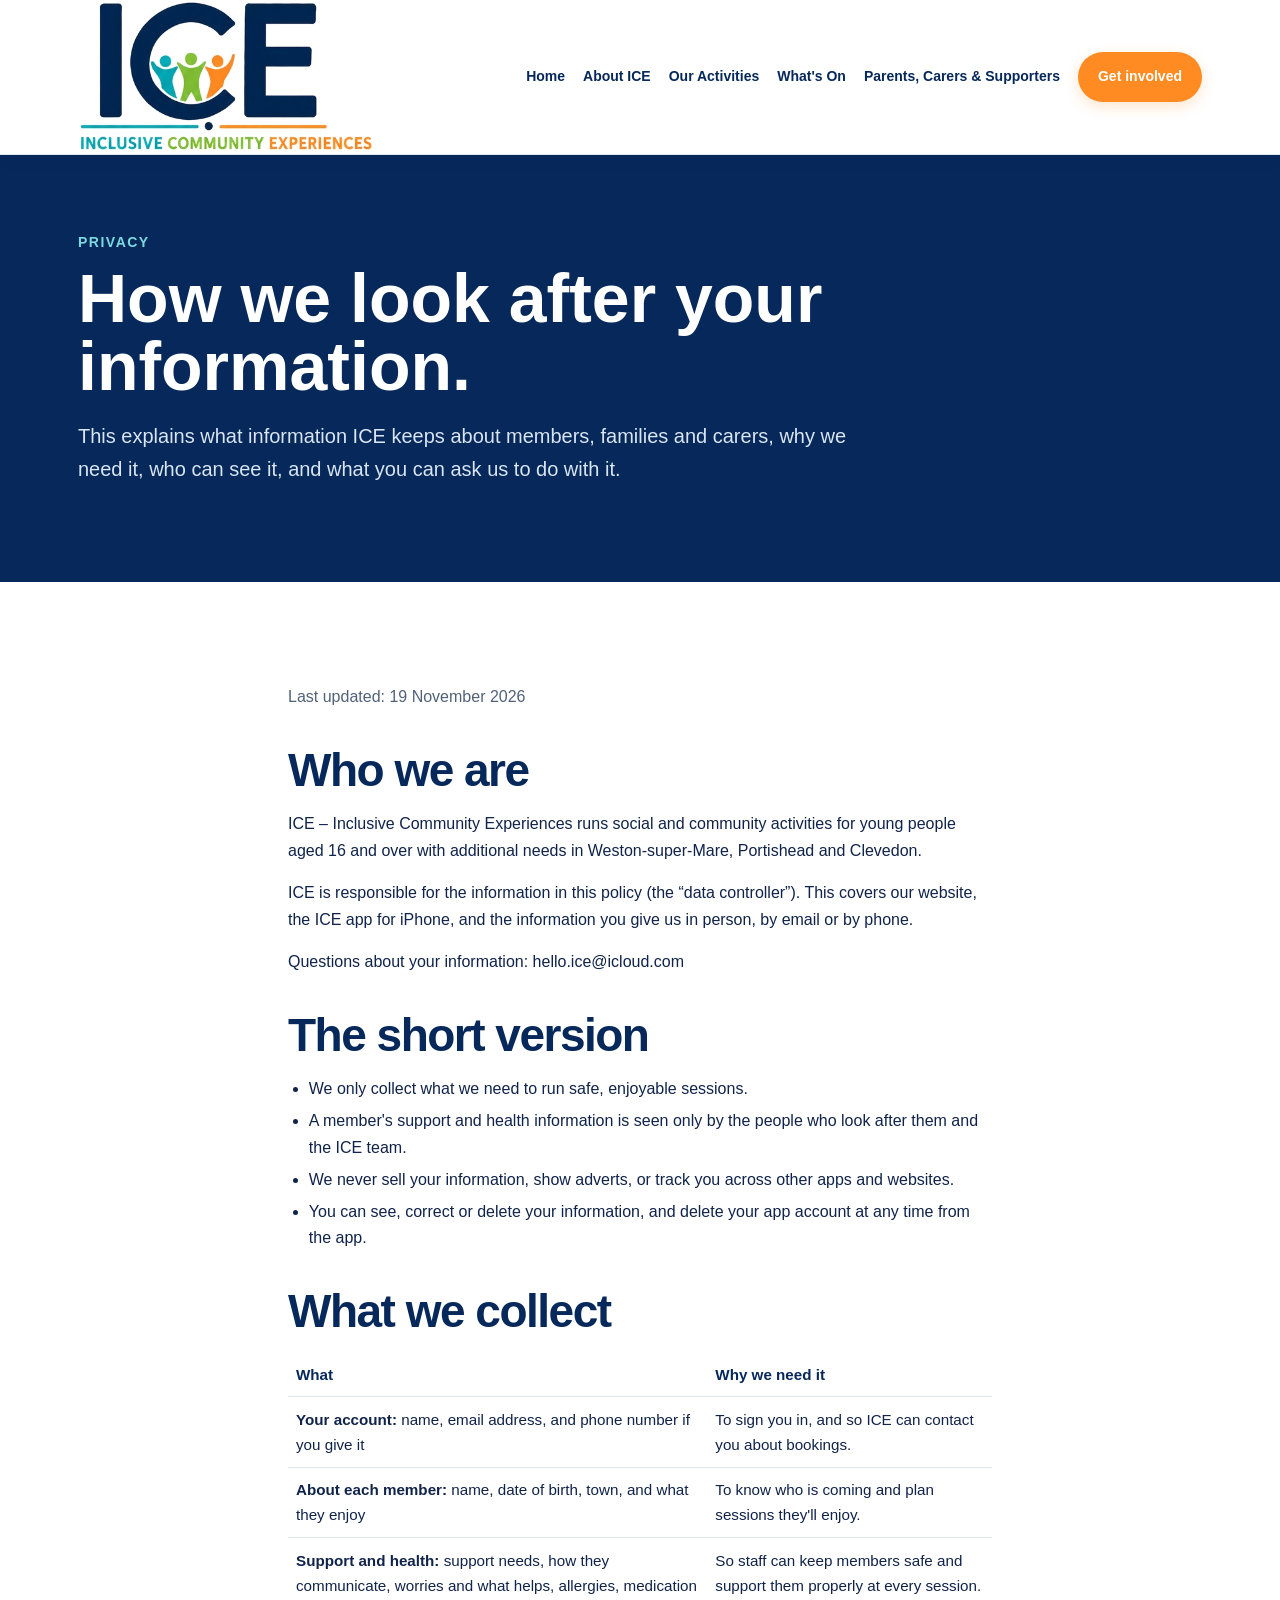
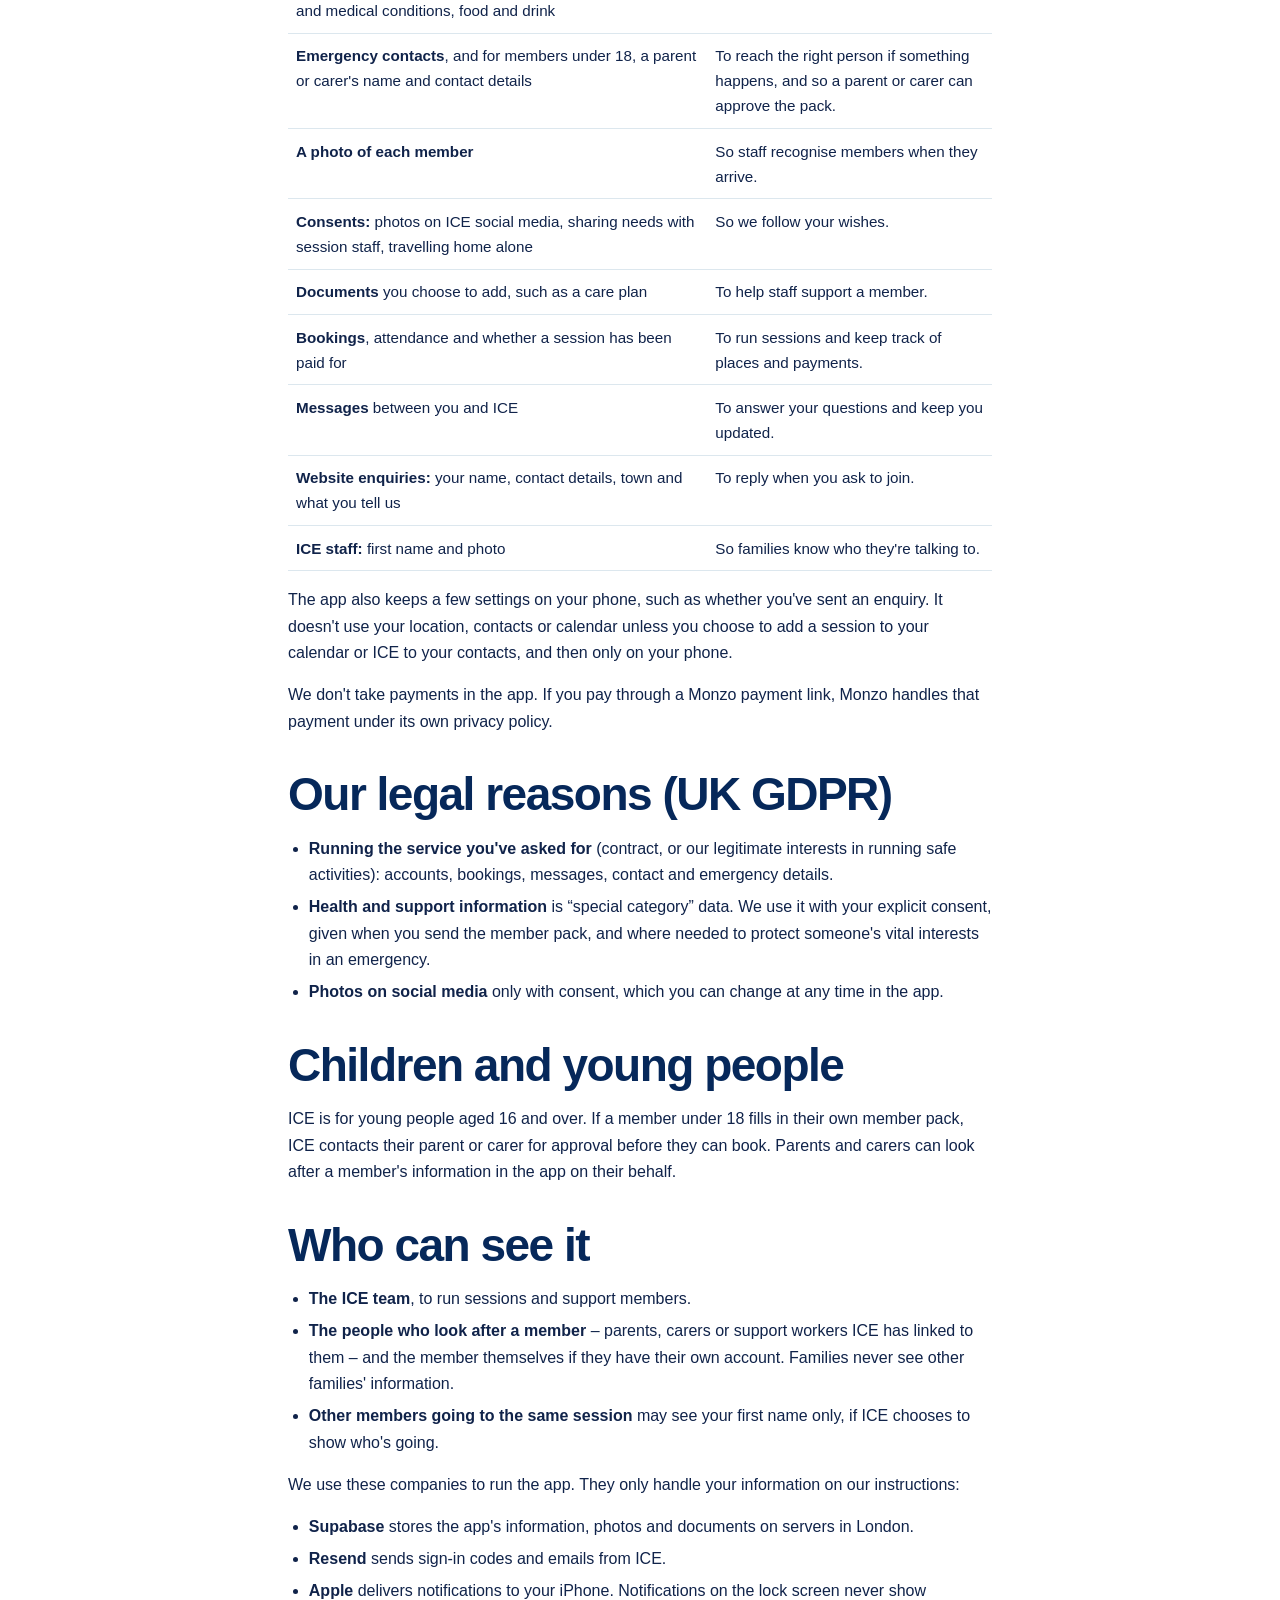
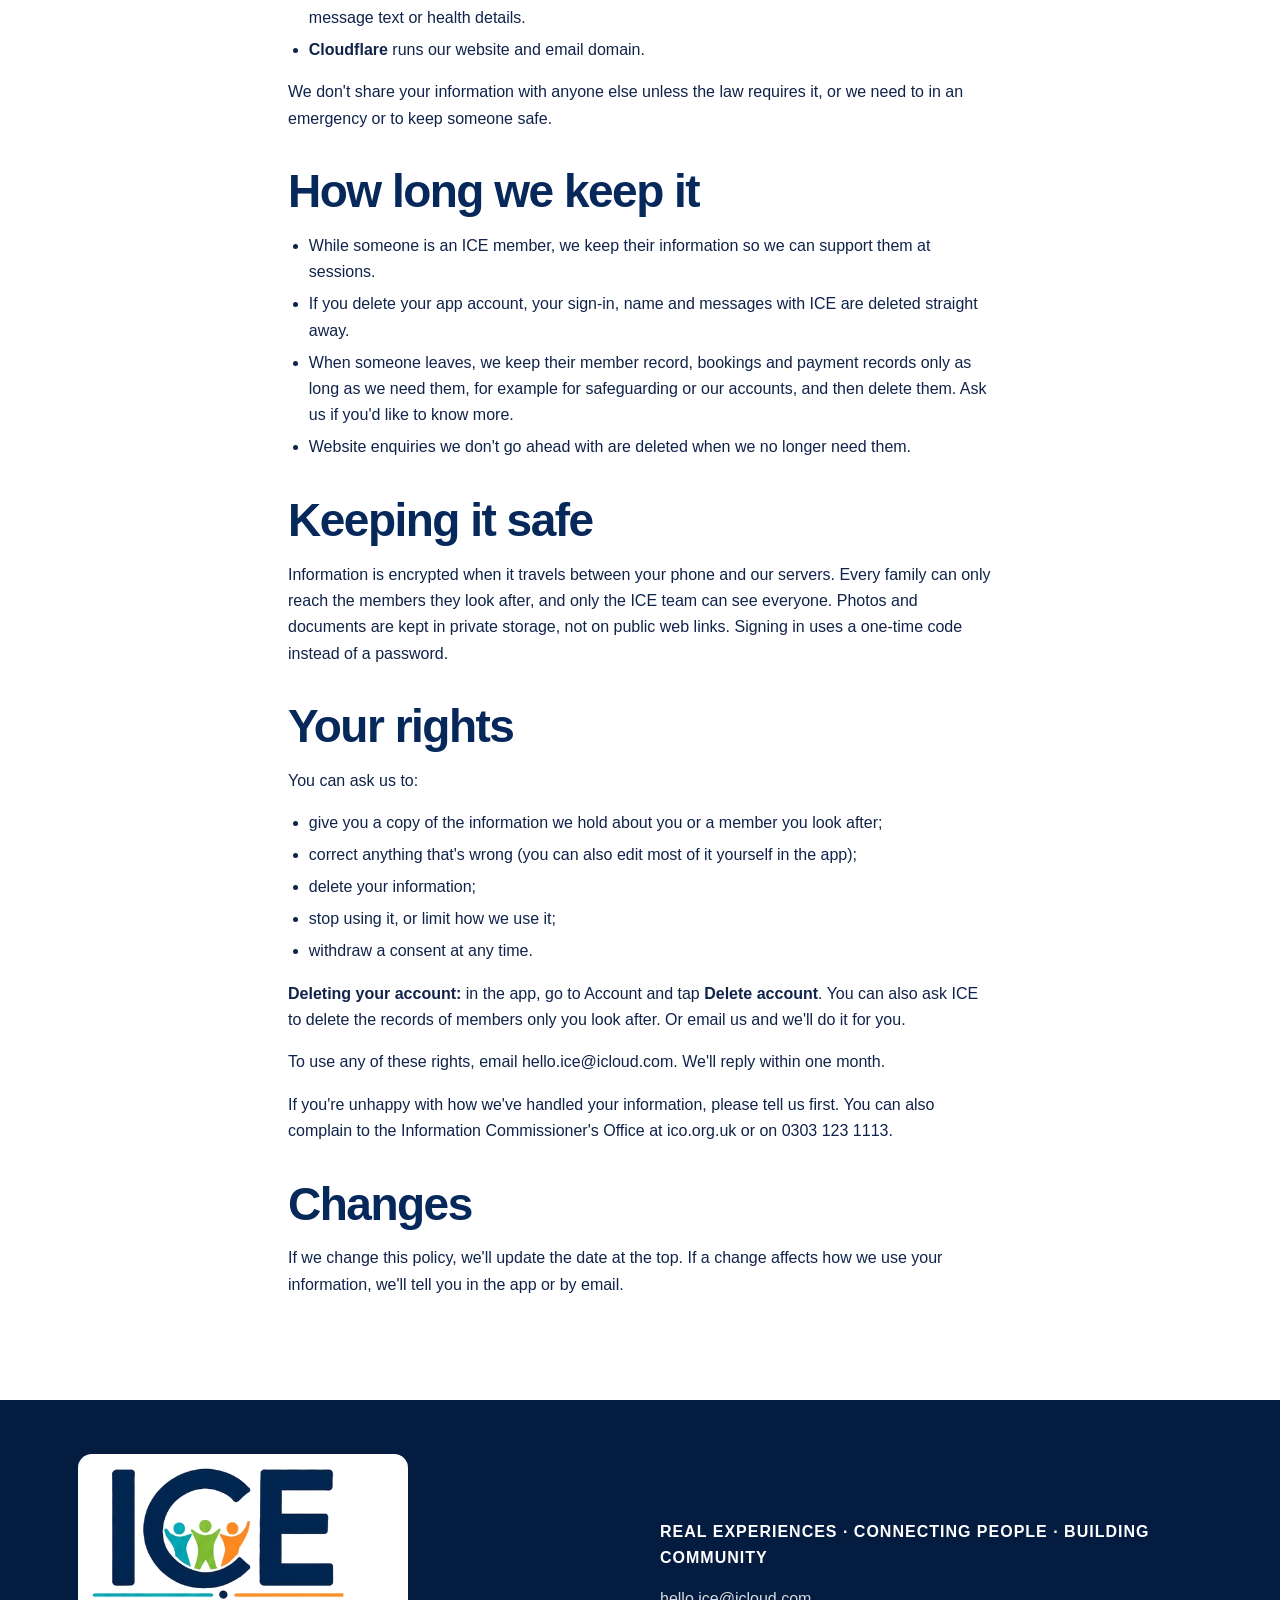
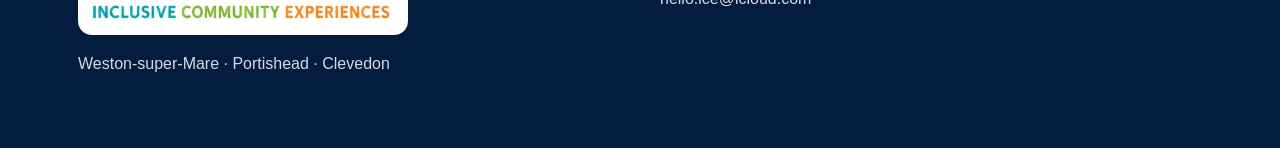
<file: privacy.html>
<!DOCTYPE html>
<html lang="en">
 <head>
  <meta charset="utf-8"/>
  <meta content="width=device-width,initial-scale=1" name="viewport"/>
  <title>Privacy policy | ICE &ndash; Inclusive Community Experiences</title>
  <meta content="How ICE and the ICE app look after your information." name="description"/>
  <link href="style.css" rel="stylesheet"/>
  <link href="ice-logo-clean-transparent.png" rel="icon" type="image/png"/>
  <meta content="#06285a" name="theme-color"/>
  <style>
   .policy { max-width: 760px; }
   .policy h2 { margin-top: 2.2rem; }
   .policy h3 { margin-top: 1.4rem; }
   .policy ul { padding-left: 1.3rem; }
   .policy li { margin: .35rem 0; }
   .policy table { width: 100%; border-collapse: collapse; margin: 1rem 0; font-size: .95rem; }
   .policy th, .policy td { text-align: left; vertical-align: top; padding: .6rem .5rem; border-bottom: 1px solid #dce7ee; }
   .policy th { color: #06285a; }
   .updated { color: #52617a; }
  </style>
 </head>
 <body>
  <a class="skip-link" href="#main-content">Skip to main content</a>
  <nav aria-label="Primary navigation" class="nav">
   <div class="wrap navin">
    <a aria-label="ICE home" class="brand-link" href="https://experienceice.co.uk/index.html">
     <img alt="ICE &ndash; Inclusive Community Experiences" class="site-logo" src="ice-logo-clean-transparent.png"/>
    </a>
    <div class="links">
     <a href="https://experienceice.co.uk/index.html">Home</a>
     <a href="https://experienceice.co.uk/about.html">About ICE</a>
     <a href="https://experienceice.co.uk/activities.html">Our Activities</a>
     <a href="https://experienceice.co.uk/whats-on.html">What's On</a>
     <a href="https://experienceice.co.uk/families.html">Parents, Carers &amp; Supporters</a>
     <a class="pill" href="https://experienceice.co.uk/get-involved.html">Get involved</a>
    </div>
    <div class="mobile">
     <details>
      <summary class="menu-button">Menu</summary>
      <nav aria-label="Mobile navigation" class="mobile-menu">
       <a href="https://experienceice.co.uk/index.html">Home</a>
       <a href="https://experienceice.co.uk/about.html">About ICE</a>
       <a href="https://experienceice.co.uk/activities.html">Our Activities</a>
       <a href="https://experienceice.co.uk/whats-on.html">What's On</a>
       <a href="https://experienceice.co.uk/families.html">Parents, Carers &amp; Supporters</a>
       <a class="pill" href="https://experienceice.co.uk/get-involved.html">Get involved</a>
      </nav>
     </details>
    </div>
   </div>
  </nav>

  <main id="main-content">
   <section class="pagehero">
    <div class="wrap">
     <div class="kicker" style="color:#7bd9df">Privacy</div>
     <h1>How we look after your information.</h1>
     <p>This explains what information ICE keeps about members, families and carers, why we need it, who can see it, and what you can ask us to do with it.</p>
    </div>
   </section>

   <section class="section">
    <div class="wrap policy">
     <p class="updated">Last updated: 19 November 2026</p>

     <h2>Who we are</h2>
     <p>ICE &ndash; Inclusive Community Experiences runs social and community activities for young people aged 16 and over with additional needs in Weston-super-Mare, Portishead and Clevedon.</p>
     <p>ICE is responsible for the information in this policy (the &ldquo;data controller&rdquo;). This covers our website, the ICE app for iPhone, and the information you give us in person, by email or by phone.</p>
     <p>Questions about your information: <a href="mailto:hello.ice@icloud.com">hello.ice@icloud.com</a></p>

     <h2>The short version</h2>
     <ul>
      <li>We only collect what we need to run safe, enjoyable sessions.</li>
      <li>A member's support and health information is seen only by the people who look after them and the ICE team.</li>
      <li>We never sell your information, show adverts, or track you across other apps and websites.</li>
      <li>You can see, correct or delete your information, and delete your app account at any time from the app.</li>
     </ul>

     <h2>What we collect</h2>
     <table>
      <tr><th>What</th><th>Why we need it</th></tr>
      <tr><td><strong>Your account:</strong> name, email address, and phone number if you give it</td><td>To sign you in, and so ICE can contact you about bookings.</td></tr>
      <tr><td><strong>About each member:</strong> name, date of birth, town, and what they enjoy</td><td>To know who is coming and plan sessions they'll enjoy.</td></tr>
      <tr><td><strong>Support and health:</strong> support needs, how they communicate, worries and what helps, allergies, medication and medical conditions, food and drink</td><td>So staff can keep members safe and support them properly at every session.</td></tr>
      <tr><td><strong>Emergency contacts</strong>, and for members under 18, a parent or carer's name and contact details</td><td>To reach the right person if something happens, and so a parent or carer can approve the pack.</td></tr>
      <tr><td><strong>A photo of each member</strong></td><td>So staff recognise members when they arrive.</td></tr>
      <tr><td><strong>Consents:</strong> photos on ICE social media, sharing needs with session staff, travelling home alone</td><td>So we follow your wishes.</td></tr>
      <tr><td><strong>Documents</strong> you choose to add, such as a care plan</td><td>To help staff support a member.</td></tr>
      <tr><td><strong>Bookings</strong>, attendance and whether a session has been paid for</td><td>To run sessions and keep track of places and payments.</td></tr>
      <tr><td><strong>Messages</strong> between you and ICE</td><td>To answer your questions and keep you updated.</td></tr>
      <tr><td><strong>Website enquiries:</strong> your name, contact details, town and what you tell us</td><td>To reply when you ask to join.</td></tr>
      <tr><td><strong>ICE staff:</strong> first name and photo</td><td>So families know who they're talking to.</td></tr>
     </table>
     <p>The app also keeps a few settings on your phone, such as whether you've sent an enquiry. It doesn't use your location, contacts or calendar unless you choose to add a session to your calendar or ICE to your contacts, and then only on your phone.</p>
     <p>We don't take payments in the app. If you pay through a Monzo payment link, Monzo handles that payment under its own privacy policy.</p>

     <h2>Our legal reasons (UK GDPR)</h2>
     <ul>
      <li><strong>Running the service you've asked for</strong> (contract, or our legitimate interests in running safe activities): accounts, bookings, messages, contact and emergency details.</li>
      <li><strong>Health and support information</strong> is &ldquo;special category&rdquo; data. We use it with your explicit consent, given when you send the member pack, and where needed to protect someone's vital interests in an emergency.</li>
      <li><strong>Photos on social media</strong> only with consent, which you can change at any time in the app.</li>
     </ul>

     <h2>Children and young people</h2>
     <p>ICE is for young people aged 16 and over. If a member under 18 fills in their own member pack, ICE contacts their parent or carer for approval before they can book. Parents and carers can look after a member's information in the app on their behalf.</p>

     <h2>Who can see it</h2>
     <ul>
      <li><strong>The ICE team</strong>, to run sessions and support members.</li>
      <li><strong>The people who look after a member</strong> &ndash; parents, carers or support workers ICE has linked to them &ndash; and the member themselves if they have their own account. Families never see other families' information.</li>
      <li><strong>Other members going to the same session</strong> may see your first name only, if ICE chooses to show who's going.</li>
     </ul>
     <p>We use these companies to run the app. They only handle your information on our instructions:</p>
     <ul>
      <li><strong>Supabase</strong> stores the app's information, photos and documents on servers in London.</li>
      <li><strong>Resend</strong> sends sign-in codes and emails from ICE.</li>
      <li><strong>Apple</strong> delivers notifications to your iPhone. Notifications on the lock screen never show message text or health details.</li>
      <li><strong>Cloudflare</strong> runs our website and email domain.</li>
     </ul>
     <p>We don't share your information with anyone else unless the law requires it, or we need to in an emergency or to keep someone safe.</p>

     <h2>How long we keep it</h2>
     <ul>
      <li>While someone is an ICE member, we keep their information so we can support them at sessions.</li>
      <li>If you delete your app account, your sign-in, name and messages with ICE are deleted straight away.</li>
      <li>When someone leaves, we keep their member record, bookings and payment records only as long as we need them, for example for safeguarding or our accounts, and then delete them. Ask us if you'd like to know more.</li>
      <li>Website enquiries we don't go ahead with are deleted when we no longer need them.</li>
     </ul>

     <h2>Keeping it safe</h2>
     <p>Information is encrypted when it travels between your phone and our servers. Every family can only reach the members they look after, and only the ICE team can see everyone. Photos and documents are kept in private storage, not on public web links. Signing in uses a one-time code instead of a password.</p>

     <h2>Your rights</h2>
     <p>You can ask us to:</p>
     <ul>
      <li>give you a copy of the information we hold about you or a member you look after;</li>
      <li>correct anything that's wrong (you can also edit most of it yourself in the app);</li>
      <li>delete your information;</li>
      <li>stop using it, or limit how we use it;</li>
      <li>withdraw a consent at any time.</li>
     </ul>
     <p><strong>Deleting your account:</strong> in the app, go to Account and tap <strong>Delete account</strong>. You can also ask ICE to delete the records of members only you look after. Or email us and we'll do it for you.</p>
     <p>To use any of these rights, email <a href="mailto:hello.ice@icloud.com">hello.ice@icloud.com</a>. We'll reply within one month.</p>
     <p>If you're unhappy with how we've handled your information, please tell us first. You can also complain to the Information Commissioner's Office at <a href="https://ico.org.uk/make-a-complaint/">ico.org.uk</a> or on 0303 123 1113.</p>

     <h2>Changes</h2>
     <p>If we change this policy, we'll update the date at the top. If a change affects how we use your information, we'll tell you in the app or by email.</p>
    </div>
   </section>
  </main>

  <footer class="footer">
   <div class="wrap footergrid">
    <div>
     <img alt="ICE &ndash; Inclusive Community Experiences" class="site-logo" src="ice-logo-clean-transparent.png"/>
     <p class="small">Weston-super-Mare &middot; Portishead &middot; Clevedon</p>
    </div>
    <div>
     <div class="tagline">REAL EXPERIENCES &middot; CONNECTING PEOPLE &middot; BUILDING COMMUNITY</div>
     <p class="small"><a href="mailto:hello.ice@icloud.com">hello.ice@icloud.com</a></p>
    </div>
   </div>
  </footer>
 </body>
</html>
</file>
<file: style.css>
:root{--navy:#06285a;--teal:#13b8c4;--green:#7ac943;--orange:#ff8b22;--light:#f5fafb;--ink:#10234a;--muted:#52617a;--white:#fff;--line:#dce7ee;--focus:#ff8b22}
*{box-sizing:border-box}
html{scroll-behavior:smooth}
body{margin:0;font-family:Arial,Helvetica,sans-serif;color:var(--ink);line-height:1.65;background:#fff}
body,button,input,select,textarea{font-size:16px}
a{text-decoration:none;color:inherit}
a:focus-visible,button:focus-visible,input:focus-visible,select:focus-visible,textarea:focus-visible,summary:focus-visible{outline:4px solid var(--focus);outline-offset:3px;border-radius:5px}
.wrap{max-width:1180px;margin:auto;padding:0 28px}
.skip-link{position:absolute;left:16px;top:-100px;z-index:100;background:var(--navy);color:#fff;padding:12px 18px;border-radius:0 0 10px 10px;font-weight:800}
.skip-link:focus{top:0}
.nav{position:sticky;top:0;z-index:20;background:rgba(255,255,255,.98);border-bottom:1px solid var(--line);box-shadow:0 3px 18px rgba(6,40,90,.05)}
.navin{min-height:118px;display:flex;align-items:center;justify-content:space-between;gap:28px}
.brand-link{display:block;flex:0 0 auto}
.site-logo{display:block;width:300px;height:auto;max-height:none;object-fit:contain}
.links{display:flex;align-items:center;justify-content:flex-end;gap:18px;font-weight:800;color:var(--navy);font-size:14px;white-space:nowrap}
.links a:not(.pill):hover{color:var(--teal)}
.links a[aria-current="page"]:not(.pill){color:var(--teal)}
.pill{background:var(--orange);color:#fff!important;padding:13px 20px;border-radius:999px;box-shadow:0 5px 14px rgba(255,139,34,.22)}
.pill:hover{background:#e87812}
.mobile{display:none;position:relative}
.menu-button{border:2px solid var(--navy);background:#fff;color:var(--navy);font-weight:800;padding:10px 15px;border-radius:12px;cursor:pointer}
.mobile-menu{position:absolute;right:28px;top:88px;width:min(330px,calc(100vw - 40px));background:#fff;border:1px solid var(--line);border-radius:16px;box-shadow:0 18px 45px rgba(6,40,90,.16);padding:10px}
.mobile-menu a{display:block;padding:13px 14px;border-radius:10px;font-weight:800;color:var(--navy)}
.mobile-menu a:hover{background:var(--light)}
.mobile-menu .pill{margin-top:6px;text-align:center;color:#fff!important}
.hero{background:linear-gradient(135deg,#fff 0%,#f4fbfc 55%,#e8f7f7 100%);padding:82px 0 74px}
.hero-grid{display:grid;grid-template-columns:1.02fr .98fr;gap:58px;align-items:center}
.eyebrow,.kicker{font-weight:800;text-transform:uppercase;letter-spacing:1.5px;color:var(--teal);font-size:14px}
.hero h1{font-size:clamp(46px,6vw,78px);line-height:.98;letter-spacing:-3px;color:var(--navy);margin:14px 0 24px}
.hero h1 span{color:var(--teal)}
.hero p{font-size:20px;color:var(--muted);max-width:650px}
.buttons{display:flex;flex-wrap:wrap;gap:13px;margin-top:28px}
.btn{display:inline-block;padding:15px 24px;border-radius:999px;font-weight:800;border:2px solid transparent}
.primary{background:var(--navy);color:#fff}.primary:hover{background:#0b3976}
.secondary{border-color:var(--navy);color:var(--navy);background:#fff}.secondary:hover{background:#eef7fa}
.hero-card{overflow:hidden;border-radius:30px;border:8px solid #fff;box-shadow:0 22px 55px rgba(6,40,90,.18)}
.hero-card img{display:block;width:100%;height:auto}
.section{padding:86px 0}.alt{background:var(--light)}.center{text-align:center}
.section h2{font-size:46px;line-height:1.08;letter-spacing:-1.5px;color:var(--navy);margin:10px 0 16px}
.lead{font-size:19px;color:var(--muted);max-width:800px;margin:0 auto}
.cards{display:grid;grid-template-columns:repeat(3,1fr);gap:24px;margin-top:44px}
.card{background:#fff;padding:32px;border-radius:24px;box-shadow:0 10px 30px rgba(6,40,90,.08);border-top:6px solid var(--teal)}
.card:nth-child(2){border-color:var(--green)}.card:nth-child(3){border-color:var(--orange)}
.icon{width:58px;height:58px;border-radius:50%;display:grid;place-items:center;color:#fff;font-size:25px;font-weight:900;background:var(--teal);margin-bottom:18px}
.card:nth-child(2) .icon{background:var(--green)}.card:nth-child(3) .icon{background:var(--orange)}
.card h3{font-size:24px;color:var(--navy);margin:0 0 8px}
.activities{display:grid;grid-template-columns:repeat(3,1fr);gap:20px;margin-top:40px}
.activity{min-height:330px;border-radius:24px;padding:26px;color:#fff;display:flex;align-items:stretch;background:linear-gradient(135deg,#1e9b3a,#48b43f);box-shadow:0 10px 28px rgba(6,40,90,.08)}
.activity-inner{width:100%;display:flex;flex-direction:column;align-items:flex-start}
.activity-icon{width:72px;height:72px;margin:0 auto 20px;align-self:center}
.activity-icon svg{display:block;width:100%;height:100%;fill:none;stroke:#fff;stroke-width:3;stroke-linecap:round;stroke-linejoin:round}
.activity-icon svg circle:first-child{fill:rgba(255,255,255,.18);stroke:none}
.activity h3{font-size:22px;line-height:1.2;margin:8px 0 14px}
.activity p{font-size:16px;line-height:1.45;margin:0;max-width:28ch}
.ice-experience-grid{grid-template-columns:repeat(4,1fr);gap:18px}
.activity.ice-active{background:linear-gradient(135deg,#2d9d38,#54bd45)}
.activity.ice-social{background:linear-gradient(135deg,#087fd0,#1da8df)}
.activity.ice-adventure{background:linear-gradient(135deg,#f27b18,#ff9c2f)}
.activity.ice-choice{background:linear-gradient(135deg,#6d159c,#9b36bb)}
.ice-label{font-size:30px;font-weight:800;letter-spacing:-.5px}
.split{display:grid;grid-template-columns:1fr 1fr;gap:58px;align-items:center}
.quote{font-size:30px;line-height:1.25;font-weight:800;color:var(--navy);border-left:7px solid var(--orange);padding-left:24px}
.ticks{display:grid;gap:15px;margin-top:26px}.tick{display:flex;gap:12px}.tick b{color:var(--teal);font-size:22px}
.banner{background:var(--navy);color:#fff;padding:62px 0}.banner-grid{display:flex;justify-content:space-between;align-items:center;gap:30px}.banner h2{color:#fff;margin:0;font-size:40px}.banner p{margin:7px 0 0;color:#d9e5f2}
.formbox{background:var(--navy);color:#fff;border-radius:30px;padding:42px}.formbox h2{color:#fff}.formgrid{display:grid;grid-template-columns:1fr 1fr;gap:18px;margin-top:24px}
.formgrid label{display:block;font-weight:800;margin:0 0 7px;color:#fff}.field{min-width:0}.formgrid input,.formgrid textarea,.formgrid select{width:100%;padding:14px 15px;border:2px solid transparent;border-radius:12px;font:inherit;color:var(--ink);background:#fff}.formgrid textarea{min-height:150px;resize:vertical}.full{grid-column:1/-1}.formgrid button{border:0;cursor:pointer;font:inherit}
.pagehero{background:var(--navy);color:#fff;padding:76px 0}.pagehero h1{font-size:clamp(44px,6vw,68px);line-height:1;margin:10px 0 16px}.pagehero p{font-size:20px;color:#d9e5f2;max-width:800px}
.footer{background:#041c40;color:#fff;padding:54px 0}.footergrid{display:grid;grid-template-columns:1fr 1fr;gap:40px;align-items:center}.footer .site-logo{width:330px;max-width:100%;background:#fff;border-radius:14px;padding:12px}.small{opacity:.84}.tagline{font-weight:800;letter-spacing:1px;line-height:1.6}.footer-links{display:flex;flex-wrap:wrap;gap:16px;margin-top:16px}.footer-links a{text-decoration:underline;text-underline-offset:3px}.footer-links a:hover{color:#7bd9df}
.event-feature{display:grid;grid-template-columns:1fr .9fr;gap:52px;align-items:center}.event-copy h2{font-size:46px;line-height:1.08;color:var(--navy);margin:10px 0 18px}.event-intro{font-size:21px;color:var(--navy)}.event-details{display:grid;gap:12px;margin:26px 0}.event-details>div{background:var(--light);border-left:5px solid var(--teal);padding:14px 16px;border-radius:12px}.event-details>div:nth-child(2){border-color:var(--green)}.event-details>div:nth-child(3){border-color:var(--orange)}.event-image{background:#fff;border-radius:26px;overflow:hidden;box-shadow:0 18px 45px rgba(6,40,90,.14);border:7px solid #fff}.event-image img{display:block;width:100%;height:auto}
.faq{max-width:900px;margin:34px auto 0;display:grid;gap:12px}.faq details{background:#fff;border-radius:16px;box-shadow:0 8px 24px rgba(6,40,90,.07);padding:0 22px}.faq summary{cursor:pointer;font-size:19px;font-weight:800;color:var(--navy);padding:20px 0;list-style:none}.faq summary::-webkit-details-marker{display:none}.faq summary:after{content:'+';float:right;color:var(--teal);font-size:25px;line-height:1}.faq details[open] summary:after{content:'−'}.faq details p{margin:0 0 20px;color:var(--muted)}
.safety{background:var(--light);border-radius:26px;padding:38px;display:flex;align-items:flex-start;gap:22px}.safety .icon{flex:0 0 auto}
.notice{border-left:6px solid var(--teal);background:var(--light);padding:18px 20px;border-radius:10px;margin:24px 0}.link-inline{color:var(--teal);font-weight:800;text-decoration:underline;text-underline-offset:3px}
.access-list{display:grid;gap:14px;max-width:850px}.access-item{padding:20px 22px;background:var(--light);border-radius:16px}.access-item h3{margin:0 0 6px;color:var(--navy)}
@media(max-width:1120px){.links{gap:11px;font-size:13px}.pill{padding:11px 15px}.site-logo{width:260px}}
@media(max-width:1100px){.ice-experience-grid{grid-template-columns:repeat(2,1fr)}}
@media(max-width:920px){.links{display:none}.mobile{display:block}.navin{min-height:96px}.site-logo{width:240px}.hero{padding-top:58px}.hero-grid,.split,.event-feature{grid-template-columns:1fr}.cards,.activities{grid-template-columns:1fr}.formgrid{grid-template-columns:1fr}.full{grid-column:auto}.banner-grid,.footergrid{display:block}.banner-grid .btn{margin-top:20px}.section{padding:68px 0}.section h2{font-size:39px}.hero h1{letter-spacing:-2px}.mobile-menu{top:82px}.event-copy h2{font-size:39px}.footergrid>div+div{margin-top:28px}}
@media(max-width:600px){.wrap{padding:0 20px}.navin{min-height:86px}.site-logo{width:205px}.mobile-menu{right:20px;width:calc(100vw - 40px)}.hero h1{font-size:45px}.hero p{font-size:18px}.hero-card{border-width:5px;border-radius:22px}.pagehero{padding:58px 0}.pagehero h1{font-size:45px}.section h2{font-size:35px}.quote{font-size:26px}.formbox{padding:28px 22px}.footer .site-logo{width:270px}.footer{padding:44px 0}}
@media(prefers-reduced-motion:reduce){html{scroll-behavior:auto}*{animation-duration:.01ms!important;animation-iteration-count:1!important;transition-duration:.01ms!important;scroll-behavior:auto!important}}
@media(forced-colors:active){a:focus-visible,button:focus-visible,input:focus-visible,select:focus-visible,textarea:focus-visible,summary:focus-visible{outline:3px solid CanvasText}}

.ice-offer{padding-top:10px}.ice-offer-box{background:#f1f8fb;border-radius:28px;padding:38px 42px;border:1px solid rgba(6,40,90,.08);box-shadow:0 12px 32px rgba(6,40,90,.08)}
.ice-offer-box .kicker{color:var(--teal);font-weight:800;text-transform:uppercase;letter-spacing:1.5px}.ice-offer-box h2{margin:8px 0 24px;color:var(--navy)}
.ice-offer-grid{display:grid;grid-template-columns:1fr 1fr;gap:22px}.ice-offer-grid>div{background:#fff;border-radius:18px;padding:22px 24px}.ice-offer-grid strong{display:block;color:var(--navy);font-size:22px;margin-bottom:6px}.ice-offer-grid span{display:block;color:#27446f;line-height:1.5}.ice-offer-note{margin:22px 0 0;color:#27446f;line-height:1.55;font-size:15px}
@media(max-width:700px){.ice-offer-box{padding:30px 22px}.ice-offer-grid{grid-template-columns:1fr}}
</file>
